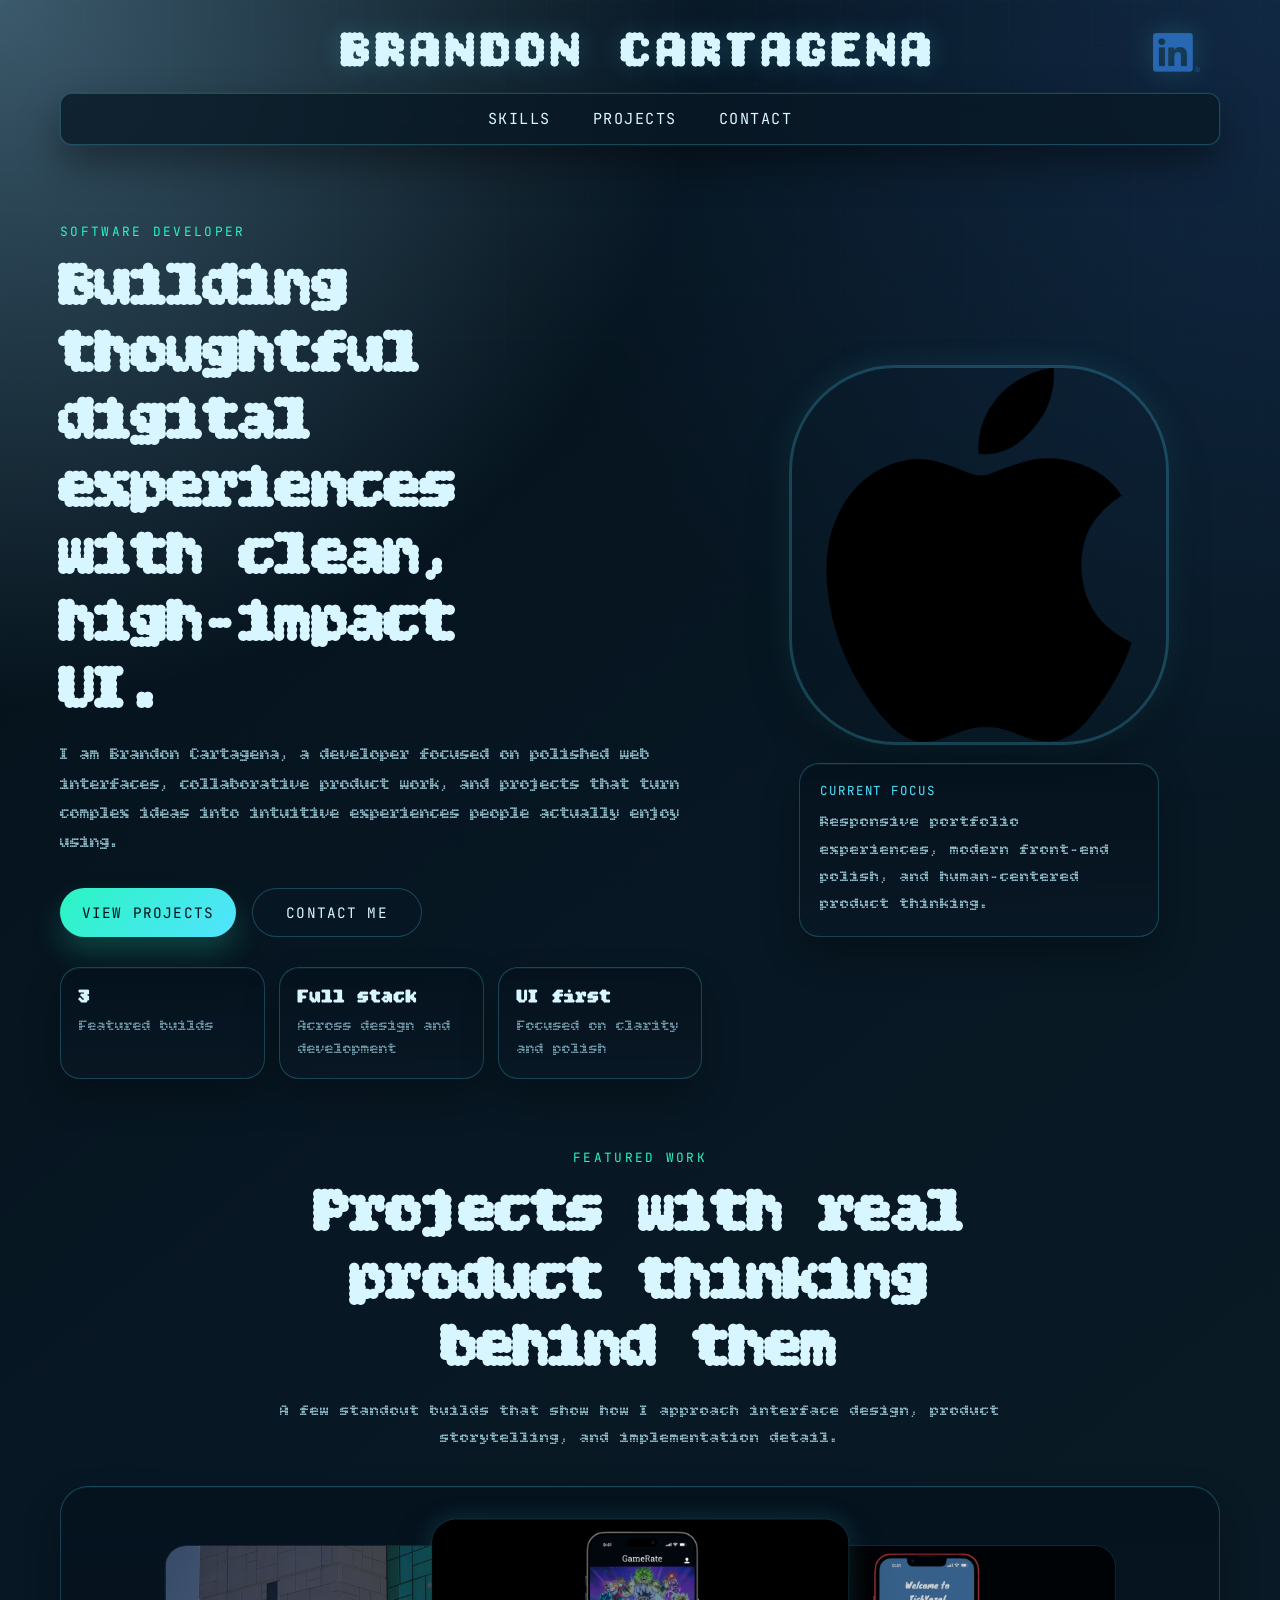
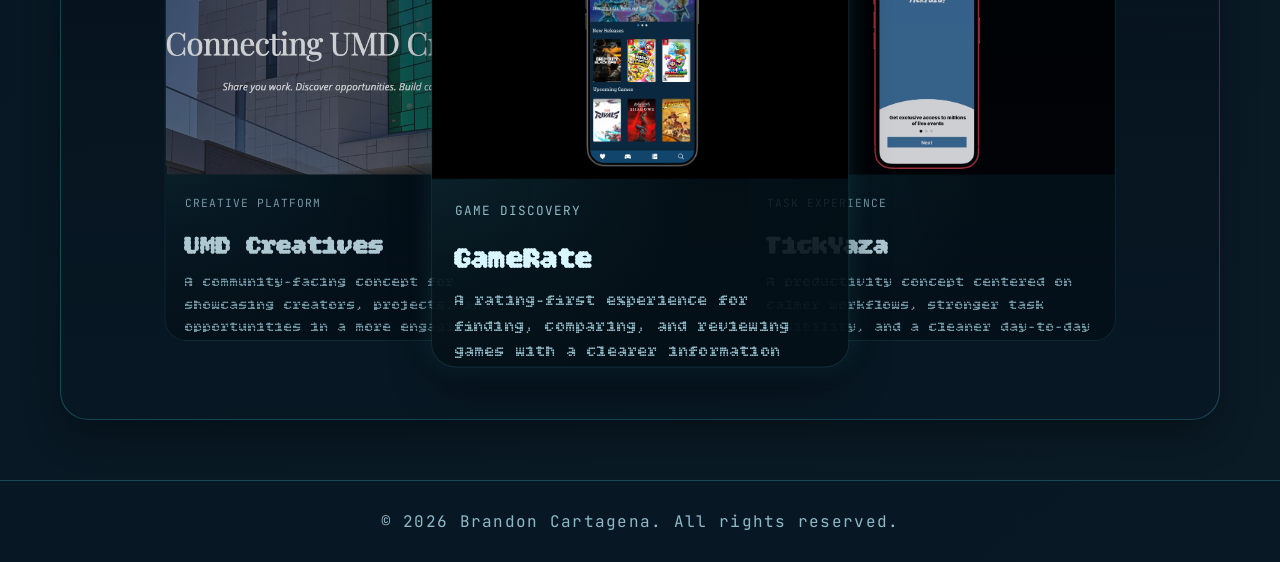
<file: index.html>
<!DOCTYPE html>
<html lang="en">
    <head>
        <title>Portfolio</title>
        <meta charset="UTF-8" />
        <meta name="viewport" content="width=device-width, initial-scale=1.0" />
        <link rel="stylesheet" href="styles.css" />
        <link rel="preconnect" href="https://fonts.googleapis.com" />
        <link rel="preconnect" href="https://fonts.gstatic.com" crossorigin />
        <link
            href="https://fonts.googleapis.com/css2?family=JetBrains+Mono:wght@400;500;700&family=Space+Grotesk:wght@400;500;700&display=swap"
            rel="stylesheet" />
    </head>

    <body>
        <div id="header-container">
            <a href="index.html">
                <h1 id="main-header">Brandon Cartagena</h1>
            </a>
            <div id="linkedin-box">
                <a href="https://www.linkedin.com/in/brancartagena" target="_blank" rel="noreferrer">
                    <img src="images/linkedin-logo.png" alt="LinkedIn" id="linkedin-logo" />
                </a>
            </div>
        </div>

        <nav id="navbar" aria-label="Primary navigation">
            <ul>
                <li><a href="skills.html">Skills</a></li>
                <li><a href="projects.html">Projects</a></li>
                <li><a href="contact.html">Contact</a></li>
            </ul>
        </nav>

        <main>
            <section class="hero hero-grid">
                <div class="hero-copy hero-copy-left">
                    <p class="eyebrow">Software Developer</p>
                    <h2 class="hero-title">Building thoughtful digital experiences with clean, high-impact UI.</h2>
                    <p class="hero-description hero-description-wide">
                        I am Brandon Cartagena, a developer focused on polished web interfaces,
                        collaborative product work, and projects that turn complex ideas into
                        intuitive experiences people actually enjoy using.
                    </p>
                    <div class="hero-actions">
                        <a class="button-primary" href="projects.html">View Projects</a>
                        <a class="button-secondary" href="contact.html">Contact Me</a>
                    </div>
                    <div class="hero-stats" aria-label="Quick highlights">
                        <article class="stat-card">
                            <p class="stat-value">3</p>
                            <p class="stat-label">Featured builds</p>
                        </article>
                        <article class="stat-card">
                            <p class="stat-value">Full stack</p>
                            <p class="stat-label">Across design and development</p>
                        </article>
                        <article class="stat-card">
                            <p class="stat-value">UI first</p>
                            <p class="stat-label">Focused on clarity and polish</p>
                        </article>
                    </div>
                </div>

                <div class="hero-visual">
                    <img
                        id="brandon-image"
                        class="hero-image"
                        src="images/apple.png"
                        alt="Photo of Brandon Cartagena" />
                    <div class="hero-visual-card">
                        <p class="hero-visual-label">Current focus</p>
                        <p class="hero-visual-text">Responsive portfolio experiences, modern front-end polish, and human-centered product thinking.</p>
                    </div>
                </div>
            </section>

            <section class="section-shell featured-shell">
                <div class="section-heading">
                    <p class="eyebrow">Featured Work</p>
                    <h2 id="featured-projects-title">Projects with real product thinking behind them</h2>
                    <p class="section-lead">
                        A few standout builds that show how I approach interface design,
                        product storytelling, and implementation detail.
                    </p>
                </div>

                <div class="carousel-container">
                    <div class="carousel">
                        <article class="card active" data-index="0">
                            <img src="images/gamerate.png" alt="GameRate project preview" />
                            <div class="card-copy">
                                <p class="card-kicker">Game Discovery</p>
                                <h3>GameRate</h3>
                                <p>
                                    A rating-first experience for finding, comparing, and reviewing games
                                    with a clearer information hierarchy.
                                </p>
                                <div class="card-tags">
                                    <span>UX</span>
                                    <span>Web App</span>
                                    <span>Product UI</span>
                                </div>
                            </div>
                        </article>

                        <article class="card right" data-index="1">
                            <img src="images/tickyaza.png" alt="TickYaza project preview" />
                            <div class="card-copy">
                                <p class="card-kicker">Task Experience</p>
                                <h3>TickYaza</h3>
                                <p>
                                    A productivity concept centered on calmer workflows, stronger task visibility,
                                    and a cleaner day-to-day planning experience.
                                </p>
                                <div class="card-tags">
                                    <span>Planning</span>
                                    <span>Interface</span>
                                    <span>Interaction</span>
                                </div>
                            </div>
                        </article>

                        <article class="card left" data-index="2">
                            <img src="images/umd_creatives_short.png" alt="UMD Creatives project preview" />
                            <div class="card-copy">
                                <p class="card-kicker">Creative Platform</p>
                                <h3>UMD Creatives</h3>
                                <p>
                                    A community-facing concept for showcasing creators, projects,
                                    and opportunities in a more engaging visual system.
                                </p>
                                <div class="card-tags">
                                    <span>Branding</span>
                                    <span>Community</span>
                                    <span>Showcase</span>
                                </div>
                            </div>
                        </article>
                    </div>
                </div>
            </section>
        </main>

        <footer id="footer">
            <p>&copy; 2026 Brandon Cartagena. All rights reserved.</p>
        </footer>

        <script src="script.js"></script>
    </body>
</html>
</file>
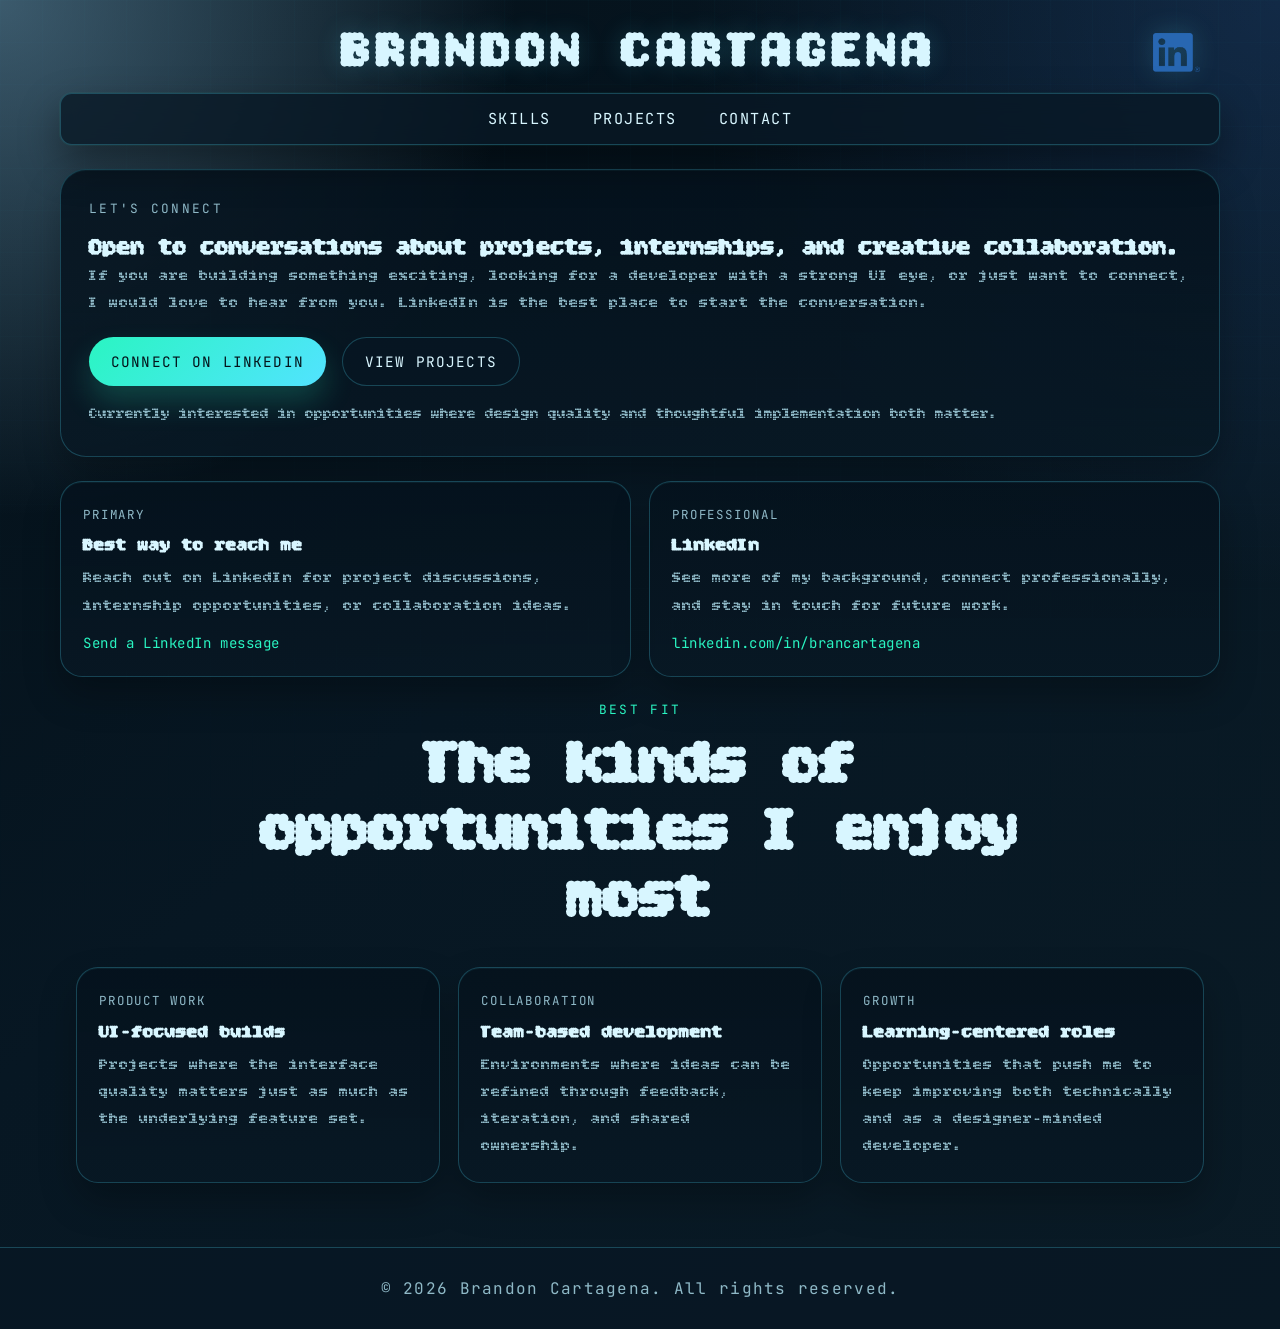
<file: contact.html>
<!DOCTYPE html>
<html lang="en">
    <head>
        <title>Contact</title>
        <meta charset="UTF-8" />
        <meta name="viewport" content="width=device-width, initial-scale=1.0" />
        <link rel="stylesheet" href="styles.css" />
        <script src="script.js"></script>
        <link rel="preconnect" href="https://fonts.googleapis.com" />
        <link rel="preconnect" href="https://fonts.gstatic.com" crossorigin />
        <link
            href="https://fonts.googleapis.com/css2?family=JetBrains+Mono:wght@400;500;700&family=Space+Grotesk:wght@400;500;700&display=swap"
            rel="stylesheet" />
    </head>

    <body>
        <div id="header-container">
            <a href="index.html">
                <h1 id="main-header">Brandon Cartagena</h1>
            </a>
            <div id="linkedin-box">
                <a href="https://www.linkedin.com/in/brancartagena" target="_blank" rel="noreferrer">
                    <img src="images/linkedin-logo.png" alt="LinkedIn" id="linkedin-logo" />
                </a>
            </div>
        </div>

        <nav id="navbar" aria-label="Primary navigation">
            <ul>
                <li><a href="skills.html">Skills</a></li>
                <li><a href="projects.html">Projects</a></li>
                <li><a href="contact.html">Contact</a></li>
            </ul>
        </nav>

        <main class="page-shell">
            <section class="contact-intro">
                <p class="eyebrow">Let&apos;s Connect</p>
                <h2>Open to conversations about projects, internships, and creative collaboration.</h2>
                <p>
                    If you are building something exciting, looking for a developer with a strong UI eye,
                    or just want to connect, I would love to hear from you. LinkedIn is the best place
                    to start the conversation.
                </p>
                <div class="contact-actions">
                    <a class="button-primary" href="https://www.linkedin.com/in/brancartagena" target="_blank" rel="noreferrer">Connect on LinkedIn</a>
                    <a class="button-secondary" href="projects.html">View Projects</a>
                </div>
                <p class="availability">Currently interested in opportunities where design quality and thoughtful implementation both matter.</p>
            </section>

            <section class="contact-grid">
                <article class="contact-card">
                    <p class="contact-label">Primary</p>
                    <h3>Best way to reach me</h3>
                    <p>Reach out on LinkedIn for project discussions, internship opportunities, or collaboration ideas.</p>
                    <a
                        class="contact-link"
                        href="https://www.linkedin.com/in/brancartagena"
                        target="_blank"
                        rel="noreferrer">Send a LinkedIn message</a>
                </article>

                <article class="contact-card">
                    <p class="contact-label">Professional</p>
                    <h3>LinkedIn</h3>
                    <p>See more of my background, connect professionally, and stay in touch for future work.</p>
                    <a
                        class="contact-link"
                        href="https://www.linkedin.com/in/brancartagena"
                        target="_blank"
                        rel="noreferrer">linkedin.com/in/brancartagena</a>
                </article>
            </section>

            <section class="section-shell">
                <div class="section-heading">
                    <p class="eyebrow">Best Fit</p>
                    <h2>The kinds of opportunities I enjoy most</h2>
                </div>

                <div class="skills-grid">
                    <article class="skill-card">
                        <p class="skill-label">Product Work</p>
                        <h3>UI-focused builds</h3>
                        <p>
                            Projects where the interface quality matters just as much as the underlying feature set.
                        </p>
                    </article>

                    <article class="skill-card">
                        <p class="skill-label">Collaboration</p>
                        <h3>Team-based development</h3>
                        <p>
                            Environments where ideas can be refined through feedback, iteration, and shared ownership.
                        </p>
                    </article>

                    <article class="skill-card">
                        <p class="skill-label">Growth</p>
                        <h3>Learning-centered roles</h3>
                        <p>
                            Opportunities that push me to keep improving both technically and as a designer-minded developer.
                        </p>
                    </article>
                </div>
            </section>
        </main>

        <footer id="footer">
            <p>&copy; 2026 Brandon Cartagena. All rights reserved.</p>
        </footer>
    </body>
</html>
</file>
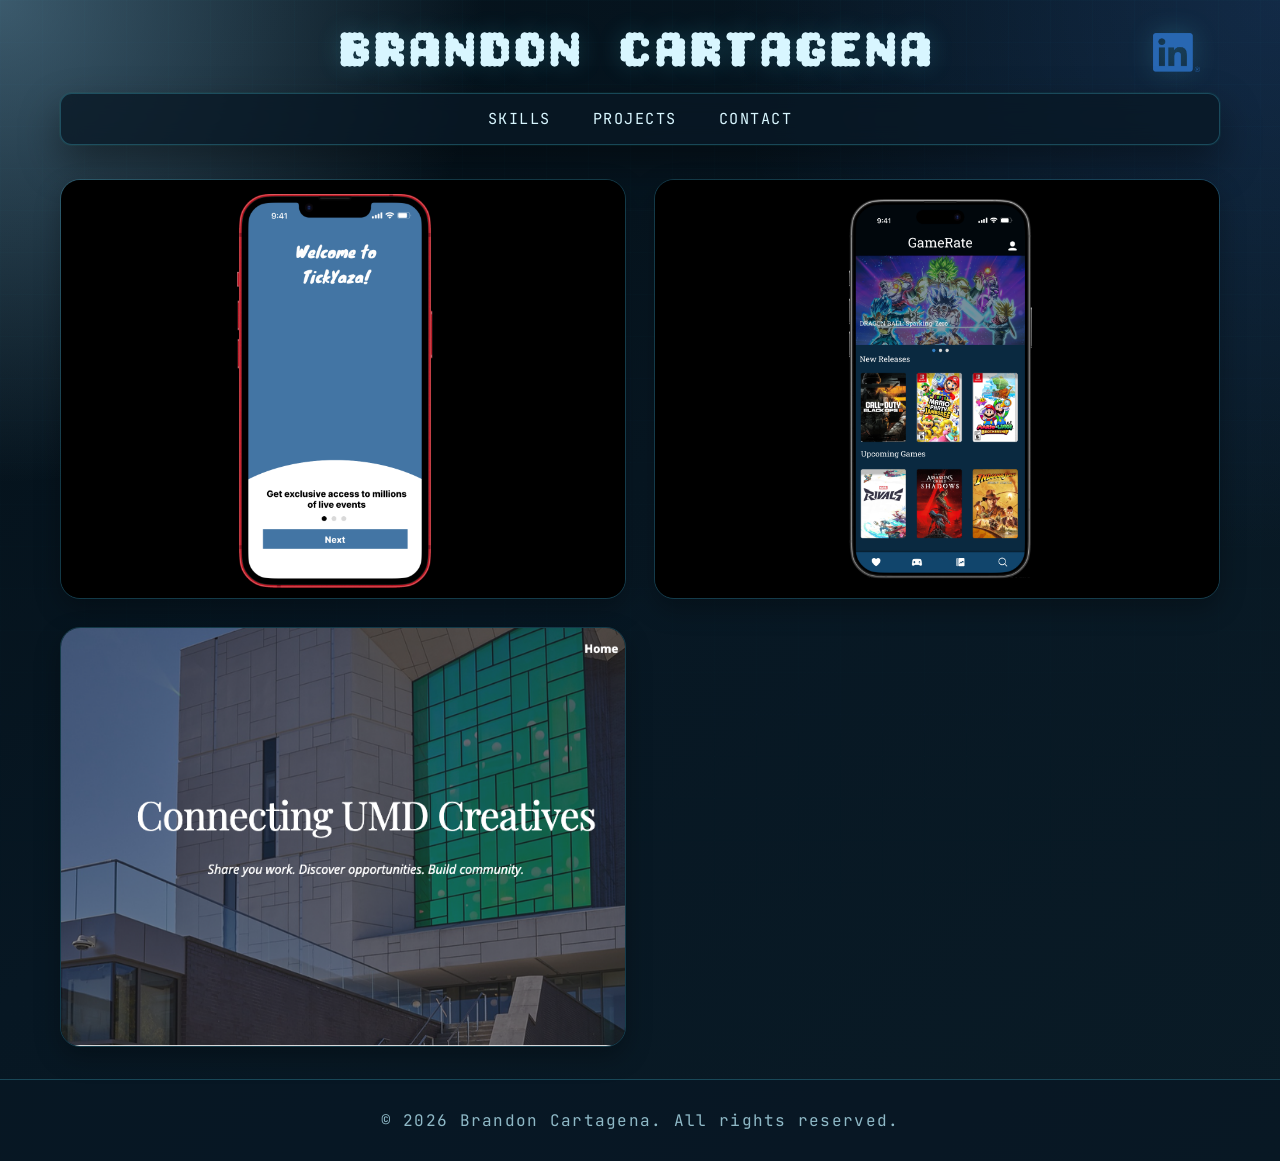
<file: projects.html>
<html>

<head>
  <title>Portfolio</title>
  <meta charset="UTF-8" />
  <meta name="viewport" content="width=device-width, initial-scale=1.0" />
  <link rel="stylesheet" href="styles.css" />
  <script src="script.js"></script>
  <link rel="preconnect" href="https://fonts.googleapis.com" />
  <link rel="preconnect" href="https://fonts.gstatic.com" crossorigin />
  <link href="https://fonts.googleapis.com/css2?family=JetBrains+Mono:wght@400;500;700&family=Space+Grotesk:wght@400;500;700&display=swap"
    rel="stylesheet" />
</head>

<body>

  <!-- This is the main header of the page -->
  <div id="header-container">
    <a href="index.html">
      <h1 id="main-header">Brandon Cartagena</h1>
    </a>
    <div id="linkedin-box">
      <a href="https://www.linkedin.com/in/brancartagena" target="_blank">
        <img src="images/linkedin-logo.png" alt="LinkedIn" id="linkedin-logo">
      </a>
    </div>
  </div>

  <!-- The navigation bar -->
  <nav id="navbar">
    <ul>
      <li><a href="skills.html">Skills</a></li>
      <li><a href="projects.html">Projects</a></li>
      <li><a href="contact.html">Contact</a></li>
    </ul>
  </nav>

  <!-- Project gallery -->
  <section class="projects">
    <a href="project1.html" class="project-card">
      <img src="../images/tickyaza.png" alt="TickYaza">
      <div class="project-overlay">
        <h3>TickYaza</h3>
      </div>
    </a>

    <a href="project2.html" class="project-card">
      <img src="../images/gamerate.png" alt="GameRate">
      <div class="project-overlay">
        <h3>GameRate</h3>
      </div>
    </a>

    <a href="project3.html" class="project-card">
      <img src="../images/umd_creatives.png" alt="UMDCreatives">
      <div class="project-overlay">
        <h3>UMD Creatives</h3>
      </div>
    </a>
  </section>

  <!-- Site footer -->
  <footer id="footer">
    <p>&copy; 2026 Brandon Cartagena. All rights reserved.</p>
  </footer>
</body>

</html>
</file>
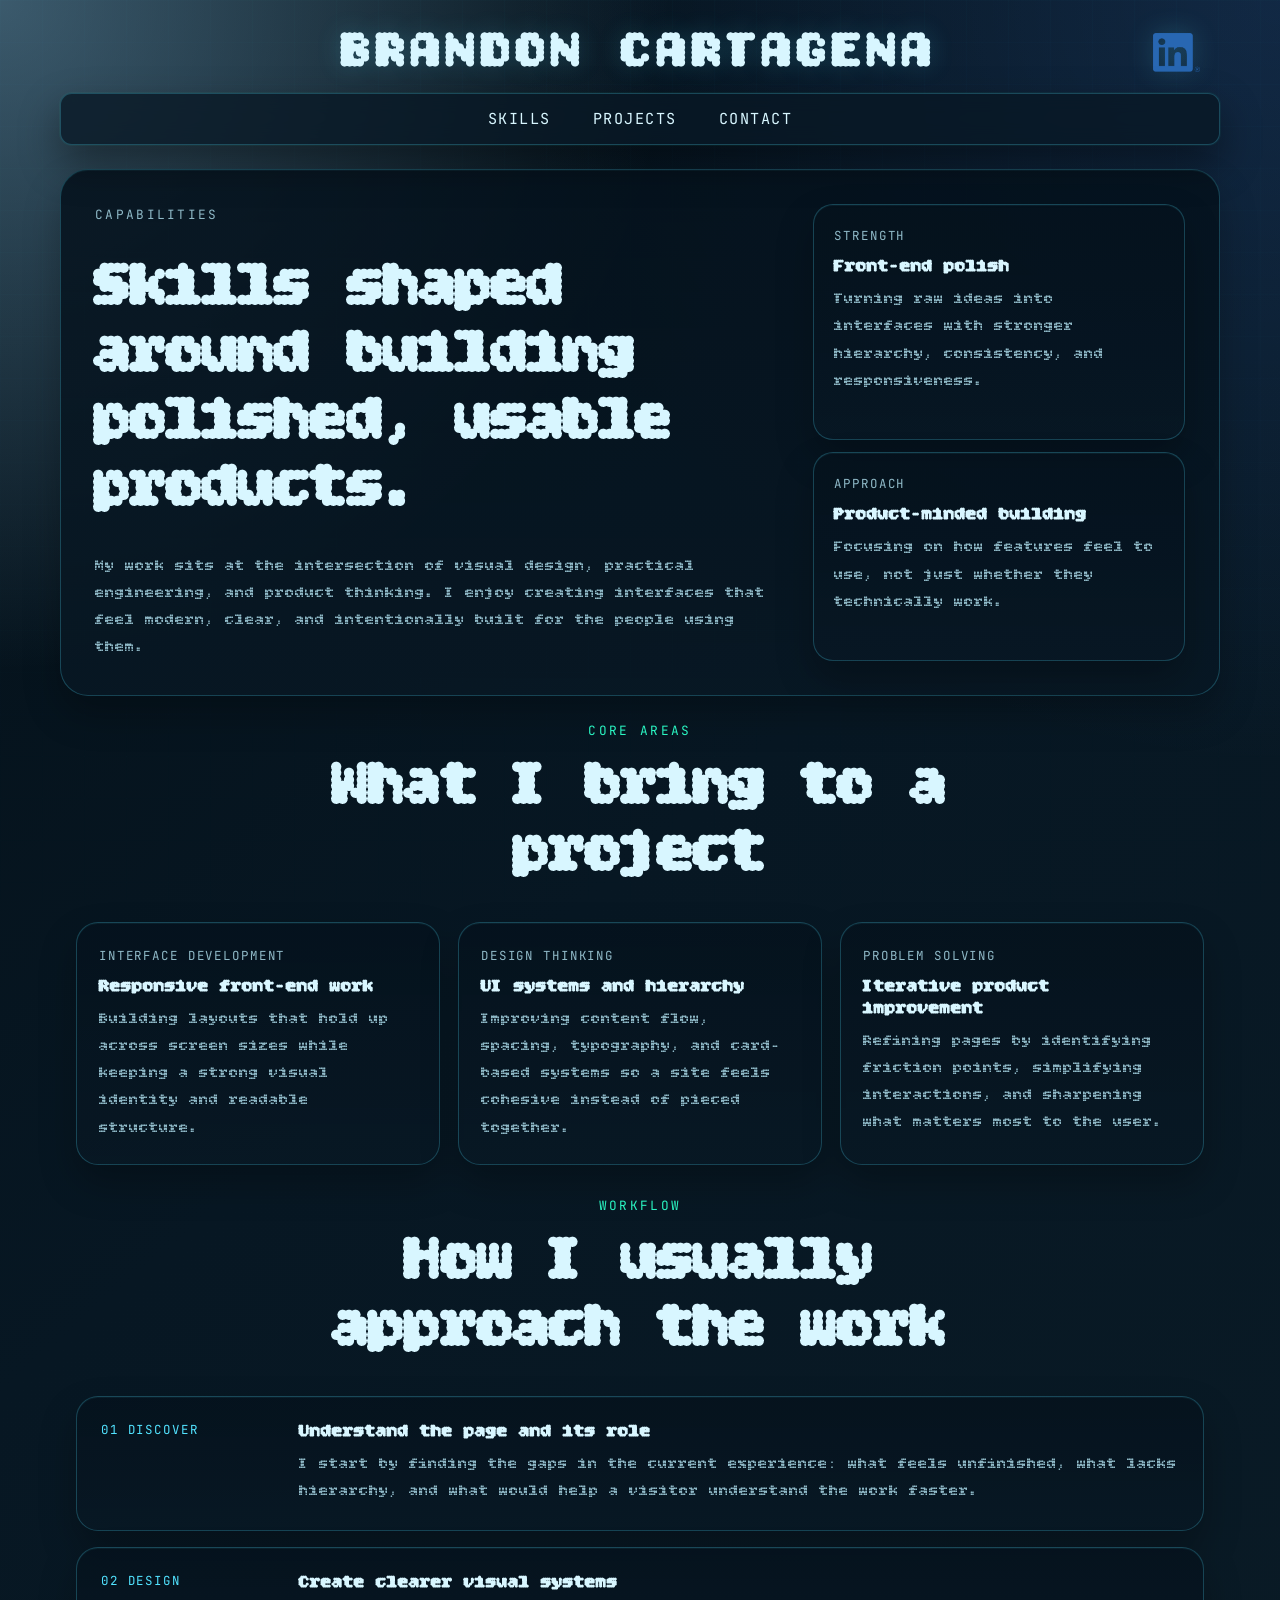
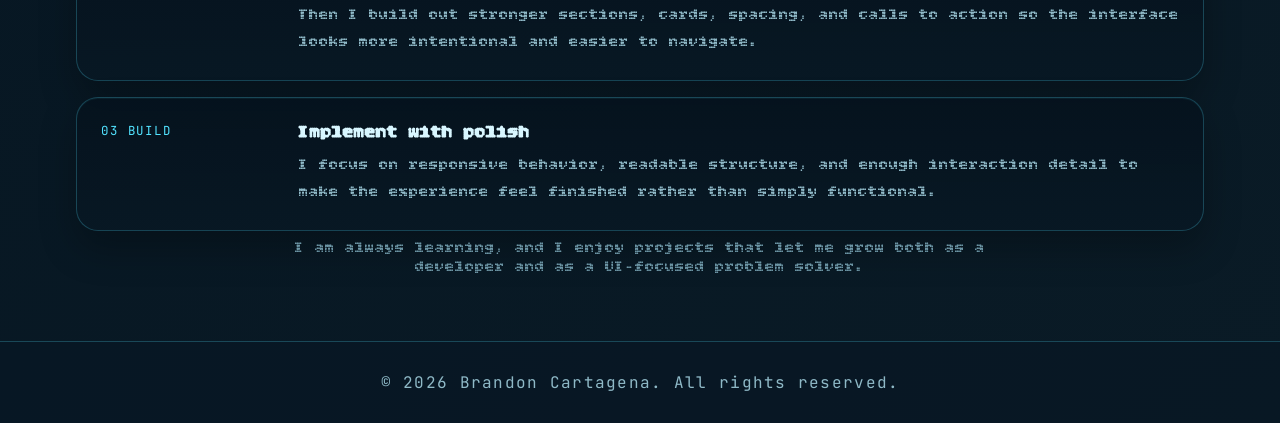
<file: skills.html>
<!DOCTYPE html>
<html lang="en">
    <head>
        <title>My Skills</title>
        <meta charset="UTF-8" />
        <meta name="viewport" content="width=device-width, initial-scale=1.0" />
        <link rel="stylesheet" href="styles.css" />
        <script src="script.js"></script>
        <link rel="preconnect" href="https://fonts.googleapis.com" />
        <link rel="preconnect" href="https://fonts.gstatic.com" crossorigin />
        <link
            href="https://fonts.googleapis.com/css2?family=JetBrains+Mono:wght@400;500;700&family=Space+Grotesk:wght@400;500;700&display=swap"
            rel="stylesheet" />
    </head>

    <body>
        <div id="header-container">
            <a href="index.html">
                <h1 id="main-header">Brandon Cartagena</h1>
            </a>
            <div id="linkedin-box">
                <a href="https://www.linkedin.com/in/brancartagena" target="_blank" rel="noreferrer">
                    <img src="images/linkedin-logo.png" alt="LinkedIn" id="linkedin-logo" />
                </a>
            </div>
        </div>

        <nav id="navbar" aria-label="Primary navigation">
            <ul>
                <li><a href="skills.html">Skills</a></li>
                <li><a href="projects.html">Projects</a></li>
                <li><a href="contact.html">Contact</a></li>
            </ul>
        </nav>

        <main class="page-shell">
            <section class="page-hero">
                <div class="page-hero-panel">
                    <p class="eyebrow">Capabilities</p>
                    <h2>Skills shaped around building polished, usable products.</h2>
                    <p>
                        My work sits at the intersection of visual design, practical engineering,
                        and product thinking. I enjoy creating interfaces that feel modern, clear,
                        and intentionally built for the people using them.
                    </p>
                </div>

                <div class="page-hero-list">
                    <article class="info-card">
                        <p class="skill-label">Strength</p>
                        <h3>Front-end polish</h3>
                        <p>Turning raw ideas into interfaces with stronger hierarchy, consistency, and responsiveness.</p>
                    </article>
                    <article class="info-card">
                        <p class="skill-label">Approach</p>
                        <h3>Product-minded building</h3>
                        <p>Focusing on how features feel to use, not just whether they technically work.</p>
                    </article>
                </div>
            </section>

            <section class="section-shell">
                <div class="section-heading">
                    <p class="eyebrow">Core Areas</p>
                    <h2>What I bring to a project</h2>
                </div>

                <div class="skills-grid">
                    <article class="skill-card">
                        <p class="skill-label">Interface Development</p>
                        <h3>Responsive front-end work</h3>
                        <p>
                            Building layouts that hold up across screen sizes while keeping a strong
                            visual identity and readable structure.
                        </p>
                    </article>

                    <article class="skill-card">
                        <p class="skill-label">Design Thinking</p>
                        <h3>UI systems and hierarchy</h3>
                        <p>
                            Improving content flow, spacing, typography, and card-based systems so a site
                            feels cohesive instead of pieced together.
                        </p>
                    </article>

                    <article class="skill-card">
                        <p class="skill-label">Problem Solving</p>
                        <h3>Iterative product improvement</h3>
                        <p>
                            Refining pages by identifying friction points, simplifying interactions,
                            and sharpening what matters most to the user.
                        </p>
                    </article>
                </div>
            </section>

            <section class="section-shell">
                <div class="section-heading">
                    <p class="eyebrow">Workflow</p>
                    <h2>How I usually approach the work</h2>
                </div>

                <div class="timeline">
                    <article class="timeline-item">
                        <p class="timeline-label">01 Discover</p>
                        <div class="timeline-copy">
                            <h3>Understand the page and its role</h3>
                            <p>
                                I start by finding the gaps in the current experience: what feels unfinished,
                                what lacks hierarchy, and what would help a visitor understand the work faster.
                            </p>
                        </div>
                    </article>

                    <article class="timeline-item">
                        <p class="timeline-label">02 Design</p>
                        <div class="timeline-copy">
                            <h3>Create clearer visual systems</h3>
                            <p>
                                Then I build out stronger sections, cards, spacing, and calls to action so the
                                interface looks more intentional and easier to navigate.
                            </p>
                        </div>
                    </article>

                    <article class="timeline-item">
                        <p class="timeline-label">03 Build</p>
                        <div class="timeline-copy">
                            <h3>Implement with polish</h3>
                            <p>
                                I focus on responsive behavior, readable structure, and enough interaction detail
                                to make the experience feel finished rather than simply functional.
                            </p>
                        </div>
                    </article>
                </div>

                <p class="skills-note">
                    I am always learning, and I enjoy projects that let me grow both as a developer and as a UI-focused problem solver.
                </p>
            </section>
        </main>

        <footer id="footer">
            <p>&copy; 2026 Brandon Cartagena. All rights reserved.</p>
        </footer>
    </body>
</html>
</file>
<file: styles.css>
/* Importing Google Fonts */
@import url('https://fonts.googleapis.com/css2?family=Bitcount+Grid+Double:wght@100..900&display=swap');
@import url('https://fonts.googleapis.com/css2?family=JetBrains+Mono:wght@100..800&display=swap');
@import url('https://fonts.googleapis.com/css2?family=Space+Grotesk:wght@300..700&display=swap');

/* Defining CSS Variables */
:root {
    --bg-deep: #041018;
    --bg-mid: #0a1b26;
    --bg-panel: rgba(8, 24, 36, 0.78);
    --bg-panel-strong: rgba(5, 18, 29, 0.92);
    --bg-panel-soft: rgba(8, 24, 36, 0.56);
    --text-main: #d8f6ff;
    --text-soft: #8fb9c7;
    --text-muted: #6c95a5;
    --accent-cyan: #52e3ff;
    --accent-green: #2af5c2;
    --accent-blue: #4c8dff;
    --line: rgba(82, 227, 255, 0.24);
    --line-strong: rgba(82, 227, 255, 0.42);
    --glow: rgba(42, 245, 194, 0.22);
    --shadow: rgba(0, 0, 0, 0.42);
    --max-width: 1160px;
}

/* Resetting default margins and paddings */
* {
    margin: 0;
    padding: 0;
    box-sizing: border-box;
}

/* Setting global styles */
html {
    scroll-behavior: smooth;
}

/* Styling the body */
body {
    display: flex;
    flex-direction: column;
    min-height: 100vh;
    color: var(--text-main);
    font-family: 'Bitcount Grid Double', sans-serif;
    background:
        radial-gradient(circle at top left, rgba(148, 209, 244, 0.385), transparent 28%),
        radial-gradient(circle at top right, rgba(76, 141, 255, 0.16), transparent 32%),
        linear-gradient(140deg, var(--bg-deep), #071723 45%, var(--bg-mid));
    background-size: 100% 100%;
    animation: gradientAnimation 18s ease infinite;
    overflow-x: hidden;
}

/* Styling pseudo-element for the body */
body::before {
    content: '';
    position: fixed;
    inset: 0;
    background:
        linear-gradient(rgba(82, 227, 255, 0.035) 1px, transparent 1px),
        linear-gradient(90deg, rgba(82, 227, 255, 0.035) 1px, transparent 1px);
    background-size: 42px 42px;
    mask-image: linear-gradient(to bottom, rgba(0, 0, 0, 0.45), rgba(0, 0, 0, 0.1));
    pointer-events: none;
    z-index: -1;
}

/* Keyframes for gradient animation */
@keyframes gradientAnimation {
    0% {
        filter: saturate(1) brightness(1);
    }
    50% {
        filter: saturate(1.08) brightness(1.04);
    }
    100% {
        filter: saturate(1) brightness(1);
    }
}

/* Styling links */
a {
    color: inherit;
    text-decoration: none;
}

/* Styling images */
img {
    max-width: 100%;
    display: block;
}

/* Styling the main container */
main {
    width: 100%;
    flex: 1;
}

/* Styling the header container */
#header-container {
    display: flex;
    align-items: center;
    justify-content: center;
    position: relative;
    max-width: var(--max-width);
    width: calc(100% - 32px);
    margin: 0 auto;
    padding: 22px 20px 10px;
}

/* Styling the main header */
#main-header {
    color: var(--text-main);
    text-align: center;
    font-size: clamp(2rem, 4vw, 3.2rem);
    letter-spacing: 0.08em;
    text-transform: uppercase;
    text-shadow: 0 0 24px rgba(82, 227, 255, 0.18);
    transition: transform 0.3s ease, text-shadow 0.3s ease;
}

/* Styling the main header on hover */
a #main-header:hover {
    transform: scale(1.04);
    text-shadow:
        0 0 10px rgba(82, 227, 255, 0.75),
        0 0 24px rgba(42, 245, 194, 0.42);
}

/* Styling the LinkedIn box */
#linkedin-box {
    position: absolute;
    right: 20px;
}

/* Styling the LinkedIn logo */
#linkedin-logo {
    height: 40px;
    object-fit: contain;
    filter: drop-shadow(0 0 12px rgba(82, 227, 255, 0.22));
}

/* Styling the navbar */
#navbar {
    background-color: var(--bg-panel);
    backdrop-filter: blur(10px);
    border: 1px solid var(--line);
    border-radius: 12px;
    width: min(var(--max-width), calc(100% - 32px));
    padding: 14px 18px;
    margin: 0 auto 24px;
    box-shadow: 0 0 0 1px rgba(42, 245, 194, 0.05), 0 18px 40px var(--shadow);
}

/* Styling the navbar ul */
#navbar ul {
    display: flex;
    justify-content: center;
    gap: 42px;
    list-style: none;
}

/* Styling the navbar a */
#navbar a {
    color: var(--text-main);
    font-family: 'JetBrains Mono', monospace;
    font-size: 0.95rem;
    letter-spacing: 0.1em;
    text-transform: uppercase;
    transition:
        color 0.25s ease,
        text-shadow 0.25s ease,
        opacity 0.25s ease;
}

/* Styling the navbar a:hover */
#navbar a:hover,
#navbar a:focus-visible {
    color: var(--accent-cyan);
    text-shadow: 0 0 10px rgba(82, 227, 255, 0.55);
    outline: none;
}

/* Styling the section shell */
.section-shell,
.page-shell {
    width: min(var(--max-width), calc(100% - 32px));
    margin: 0 auto 32px;
}

/* Styling the section heading */
.section-heading {
    text-align: center;
    max-width: 760px;
    margin: 0 auto 34px;
}

/* Styling the eyebrow */
.eyebrow {
    color: var(--accent-green);
    font-family: 'JetBrains Mono', monospace;
    font-size: 0.8rem;
    letter-spacing: 0.18em;
    text-transform: uppercase;
    margin-bottom: 14px;
}

/* Styling the section heading h2 */
.section-heading h2,
.page-hero h2,
.hero-title {
    font-size: clamp(2.3rem, 5vw, 4.6rem);
    line-height: 1.05;
    letter-spacing: -0.03em;
    margin-bottom: 16px;
}

/* Styling the section lead */
.section-lead,
.page-hero p,
.hero-description,
.hero-visual-text,
.timeline-copy p,
.contact-card p,
.contact-intro p,
.info-card p,
.skill-card p {
    color: var(--text-soft);
    line-height: 1.7;
}

/* Styling the hero */
.hero {
    width: min(var(--max-width), calc(100% - 32px));
    margin: 0 auto 32px;
    padding: 54px 0 38px;
}

/* Styling the hero grid */
.hero-grid {
    display: grid;
    grid-template-columns: minmax(0, 1.2fr) minmax(300px, 0.9fr);
    gap: 36px;
    align-items: center;
}

/* Styling the hero copy left */
.hero-copy-left {
    text-align: left;
}

/* Styling the hero title */
.hero-title {
    max-width: 12ch;
}

/* Styling the hero description wide */
.hero-description-wide {
    max-width: 62ch;
    font-size: 1.08rem;
}

/* Styling the hero actions */
.hero-actions {
    display: flex;
    gap: 16px;
    margin: 30px 0;
    flex-wrap: wrap;
}

/* Styling the button primary */
.button-primary,
.button-secondary {
    display: inline-flex;
    align-items: center;
    justify-content: center;
    min-width: 170px;
    padding: 14px 22px;
    border-radius: 999px;
    font-family: 'JetBrains Mono', monospace;
    font-size: 0.9rem;
    letter-spacing: 0.08em;
    text-transform: uppercase;
    transition:
        transform 0.25s ease,
        box-shadow 0.25s ease,
        border-color 0.25s ease,
        background-color 0.25s ease;
}

/* Styling the button primary */
.button-primary {
    color: #03131a;
    background: linear-gradient(135deg, var(--accent-green), var(--accent-cyan));
    box-shadow: 0 16px 30px rgba(42, 245, 194, 0.2);
}

/* Styling the button secondary */
.button-secondary {
    border: 1px solid var(--line);
    background: var(--bg-panel-soft);
}

/* Styling the button primary:hover */
.button-primary:hover,
.button-primary:focus-visible,
.button-secondary:hover,
.button-secondary:focus-visible {
    transform: translateY(-2px);
    outline: none;
}

/* Styling the button secondary:hover */
.button-secondary:hover,
.button-secondary:focus-visible {
    border-color: var(--line-strong);
    box-shadow: 0 16px 28px rgba(0, 0, 0, 0.22);
}

/* Styling the hero stats */
.hero-stats {
    display: grid;
    grid-template-columns: repeat(3, minmax(0, 1fr));
    gap: 14px;
    margin-top: 18px;
}

/* Styling the stat card */
.stat-card,
.info-card,
.contact-card,
.skill-card,
.timeline-item,
.hero-visual-card,
.page-hero,
.contact-intro {
    border: 1px solid var(--line);
    background: linear-gradient(180deg, rgba(5, 18, 29, 0.88), rgba(8, 24, 36, 0.82));
    box-shadow:
        inset 0 1px 0 rgba(82, 227, 255, 0.06),
        0 18px 36px rgba(0, 0, 0, 0.26);
}

/* Styling the stat card */
.stat-card {
    padding: 18px;
    border-radius: 20px;
}

/* Styling the stat value */
.stat-value {
    color: var(--text-main);
    font-weight: 700;
    font-size: 1.2rem;
    margin-bottom: 6px;
}

/* Styling the stat label */
.stat-label {
    color: var(--text-muted);
    font-size: 0.95rem;
    line-height: 1.5;
}

/* Styling the hero visual */
.hero-visual {
    position: relative;
    display: grid;
    gap: 18px;
    justify-items: center;
}

/* Styling the hero image */
.hero-image {
    width: min(380px, 80vw);
    aspect-ratio: 1 / 1;
    border-radius: 28%;
    object-fit: cover;
    object-position: center;
    border: 3px solid rgba(82, 227, 255, 0.22);
    box-shadow:
        0 18px 40px rgba(0, 0, 0, 0.3),
        0 0 32px rgba(82, 227, 255, 0.12);
}

/* Styling the hero visual card */
.hero-visual-card {
    width: min(360px, 100%);
    padding: 18px 20px;
    border-radius: 20px;
}

/* Styling the hero visual label */
.hero-visual-label,
.card-kicker,
.timeline-label,
.contact-label,
.skill-label {
    color: var(--accent-cyan);
    font-family: 'JetBrains Mono', monospace;
    font-size: 0.78rem;
    letter-spacing: 0.15em;
    text-transform: uppercase;
    margin-bottom: 10px;
}

/* Styling the featured shell */
.featured-shell {
    padding-bottom: 28px;
}

/* Styling the carousel container */
.carousel-container {
    padding: 24px 20px 8px;
    border: 1px solid var(--line);
    border-radius: 28px;
    background: linear-gradient(180deg, rgba(5, 18, 29, 0.82), rgba(8, 24, 36, 0.92));
    box-shadow:
        inset 0 1px 0 rgba(82, 227, 255, 0.06),
        0 18px 36px rgba(0, 0, 0, 0.3);
}

/* Styling the carousel */
.carousel {
    position: relative;
    width: 100%;
    height: 500px;
}

/* Styling the card */
.card {
    position: absolute;
    top: 12px;
    width: min(420px, 32vw);
    min-width: 290px;
    height: 440px;
    border-radius: 24px;
    overflow: hidden;
    cursor: pointer;
    border: 1px solid rgba(82, 227, 255, 0.15);
    transition:
        transform 0.4s ease,
        left 0.4s ease,
        opacity 0.4s ease,
        box-shadow 0.4s ease,
        border-color 0.3s ease;
    background: rgba(3, 12, 18, 0.75);
}

/* Styling the card image */
.card img {
    width: 100%;
    height: 58%;
    object-fit: cover;
}

/* Styling the card copy */
.card-copy {
    display: flex;
    flex-direction: column;
    gap: 12px;
    height: 42%;
    padding: 22px;
    background:
        linear-gradient(180deg, rgba(4, 16, 24, 0.35), rgba(4, 16, 24, 0.92)),
        radial-gradient(circle at top left, rgba(82, 227, 255, 0.14), transparent 60%);
}

/* Styling the card copy h3 */
.card-copy h3 {
    font-size: 1.8rem;
}

/* Styling the card copy p */
.card-copy p {
    color: var(--text-soft);
    line-height: 1.55;
}

/* Styling the card tags */
.card-tags {
    display: flex;
    gap: 10px;
    flex-wrap: wrap;
    margin-top: auto;
}

/* Styling the card tags span */
.card-tags span {
    padding: 8px 10px;
    border: 1px solid rgba(82, 227, 255, 0.18);
    border-radius: 999px;
    background: rgba(8, 24, 36, 0.72);
    color: var(--text-main);
    font-family: 'JetBrains Mono', monospace;
    font-size: 0.74rem;
    letter-spacing: 0.05em;
}

/* Styling the active card */
.card.active {
    left: 50%;
    transform: translateX(-50%) scale(1.02);
    z-index: 3;
    box-shadow: 0 20px 40px rgba(0, 0, 0, 0.4), 0 0 24px rgba(82, 227, 255, 0.16);
}

/* Styling the right card */
.card.right {
    left: 76%;
    transform: translateX(-50%) scale(0.9);
    z-index: 2;
    opacity: 0.8;
}

/* Styling the left card */
.card.left {
    left: 24%;
    transform: translateX(-50%) scale(0.9);
    z-index: 2;
    opacity: 0.8;
}

/* Styling the page hero */
.page-hero {
    display: grid;
    grid-template-columns: minmax(0, 1.3fr) minmax(260px, 0.7fr);
    gap: 28px;
    align-items: start;
    padding: 34px;
    border-radius: 28px;
    margin-bottom: 26px;
}

/* Styling the page hero panel */
.page-hero-panel {
    display: grid;
    gap: 14px;
}

/* Styling the page hero list */
.page-hero-list {
    display: grid;
    gap: 12px;
    align-self: stretch;
}

/* Styling the info card */
.info-card {
    padding: 20px;
    border-radius: 20px;
}

/* Styling the info card h3 */
.info-card h3,
.contact-card h3,
.skill-card h3,
.timeline-copy h3 {
    font-size: 1.15rem;
    margin-bottom: 8px;
}

/* Styling the skills grid */
.skills-grid,
.contact-grid {
    display: grid;
    grid-template-columns: repeat(3, minmax(0, 1fr));
    gap: 18px;
    margin-bottom: 24px;
}

/* Styling the skill card */
.skill-card,
.contact-card {
    padding: 22px;
    border-radius: 22px;
}

/* Styling the skills note */
.skills-note {
    text-align: center;
    max-width: 700px;
    margin: 8px auto 0;
    color: var(--text-muted);
}

/* Styling the timeline */
.timeline {
    display: grid;
    gap: 16px;
}

/* Styling the timeline item */
.timeline-item {
    display: grid;
    grid-template-columns: 180px minmax(0, 1fr);
    gap: 18px;
    padding: 24px;
    border-radius: 22px;
}

/* Styling the timeline label */
.timeline-label {
    margin: 0;
}

/* Styling the contact intro */
.contact-intro {
    padding: 28px;
    border-radius: 26px;
    margin-bottom: 24px;
}

/* Styling the contact grid */
.contact-grid {
    grid-template-columns: repeat(2, minmax(0, 1fr));
}

/* Styling the contact link */
.contact-link {
    display: inline-block;
    margin-top: 14px;
    color: var(--accent-green);
    font-family: 'JetBrains Mono', monospace;
    font-size: 0.88rem;
    letter-spacing: 0.04em;
}

/* Styling the contact actions */
.contact-actions {
    display: flex;
    gap: 16px;
    margin-top: 20px;
    flex-wrap: wrap;
}

/* Styling the availability */
.availability {
    color: var(--text-muted);
    font-size: 0.96rem;
    margin-top: 16px;
}

/* Styling the projects */
.projects {
    display: grid;
    grid-template-columns: repeat(2, minmax(0, 1fr));
    gap: 28px;
    width: min(var(--max-width), calc(100% - 32px));
    margin: 10px auto 32px;
}

/* Styling the project card */
.project-card {
    position: relative;
    border-radius: 20px;
    overflow: hidden;
    border: 1px solid rgba(82, 227, 255, 0.18);
    box-shadow: 0 10px 26px rgba(0, 0, 0, 0.28);
    transition: transform 0.25s ease, box-shadow 0.25s ease, border-color 0.25s ease;
    min-height: 420px;
}

/* Styling the project card image */
.project-card img {
    width: 100%;
    height: 100%;
    object-fit: cover;
}

/* Styling the project overlay */
.project-overlay {
    position: absolute;
    inset: 0;
    background:
        linear-gradient(180deg, rgba(4, 16, 24, 0.12), rgba(4, 16, 24, 0.88)),
        radial-gradient(circle at center, rgba(82, 227, 255, 0.18), transparent 58%);
    color: white;
    display: flex;
    justify-content: center;
    align-items: center;
    opacity: 0;
    transition: opacity 0.3s ease;
}

/* Styling the project overlay h3 */
.project-overlay h3 {
    font-size: 1.8rem;
    text-transform: uppercase;
    letter-spacing: 0.14em;
    text-shadow: 0 0 16px rgba(82, 227, 255, 0.55);
}

/* Styling the project card:hover */
.project-card:hover {
    transform: translateY(-8px);
    border-color: rgba(42, 245, 194, 0.34);
    box-shadow: 0 18px 35px rgba(0, 0, 0, 0.35), 0 0 30px rgba(42, 245, 194, 0.12);
}

/* Styling the project overlay:hover */
.project-card:hover .project-overlay {
    opacity: 1;
}

/* Styling the footer */
#footer {
    background-color: var(--bg-panel);
    color: var(--text-soft);
    border-top: 1px solid var(--line);
    text-align: center;
    padding: 30px 0;
    width: 100%;
    margin-top: auto;
    font-family: 'JetBrains Mono', monospace;
    letter-spacing: 0.08em;
}

@media (max-width: 1024px) {
    .hero-grid,
    .page-hero,
    .skills-grid,
    .contact-grid,
    .timeline-item {
        grid-template-columns: 1fr;
    }

    .hero-title {
        max-width: none;
    }

    .hero-stats {
        grid-template-columns: 1fr;
    }

    .carousel {
        height: auto;
        display: grid;
        gap: 18px;
    }

    .card,
    .card.active,
    .card.right,
    .card.left {
        position: relative;
        inset: auto;
        left: auto;
        width: 100%;
        min-width: 0;
        height: auto;
        transform: none;
        opacity: 1;
    }

    .card img {
        height: 260px;
    }
}

@media (max-width: 768px) {
    #header-container {
        width: calc(100% - 24px);
        padding: 18px 10px 10px;
    }

    #linkedin-box {
        position: static;
        margin-left: 12px;
    }

    #navbar {
        width: calc(100% - 24px);
        padding: 14px 10px;
    }

    #navbar ul {
        flex-wrap: wrap;
        gap: 16px 24px;
    }

    .hero,
    .section-shell,
    .page-shell,
    .projects {
        width: calc(100% - 24px);
    }

    .hero {
        padding-top: 30px;
    }

    .page-hero,
    .contact-intro {
        padding: 24px 20px;
    }

    .carousel-container {
        padding: 18px 14px;
    }

    .card-copy {
        padding: 18px;
    }

    .projects {
        grid-template-columns: 1fr;
    }
}
</file>
